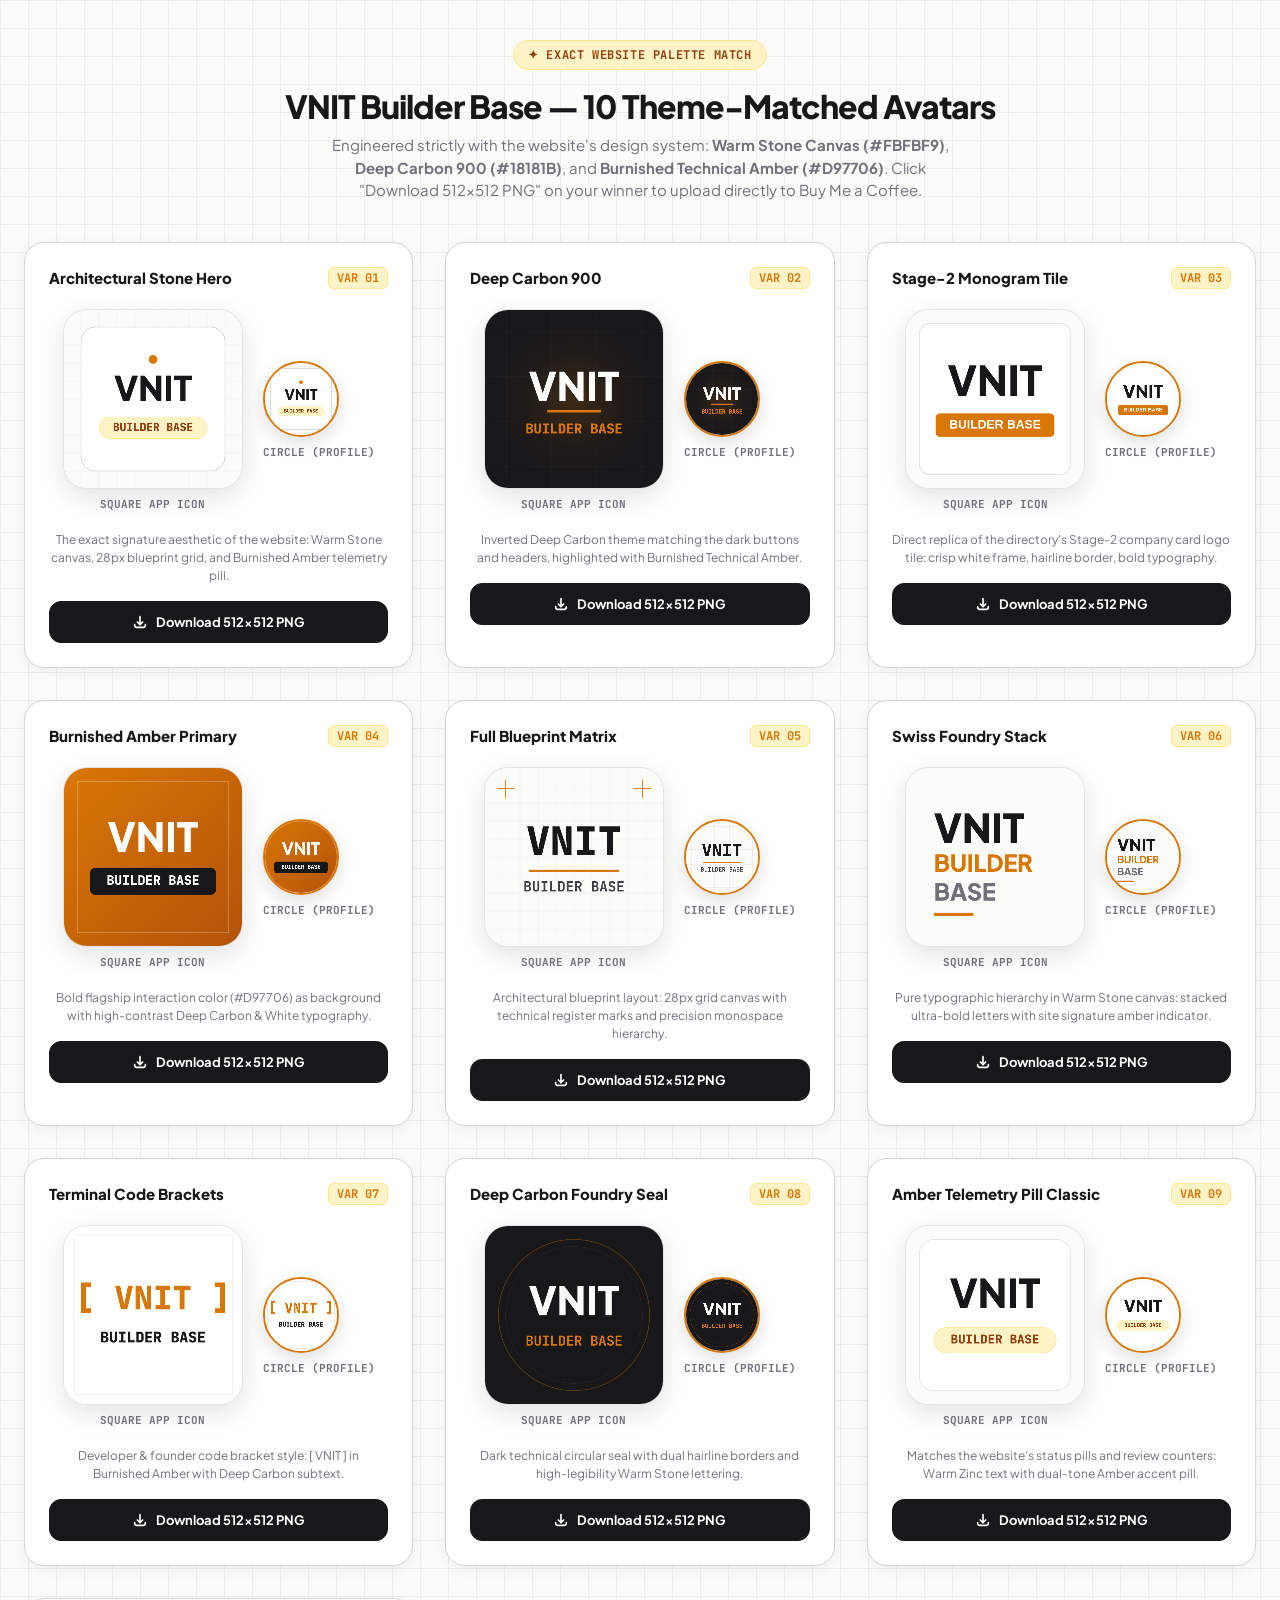
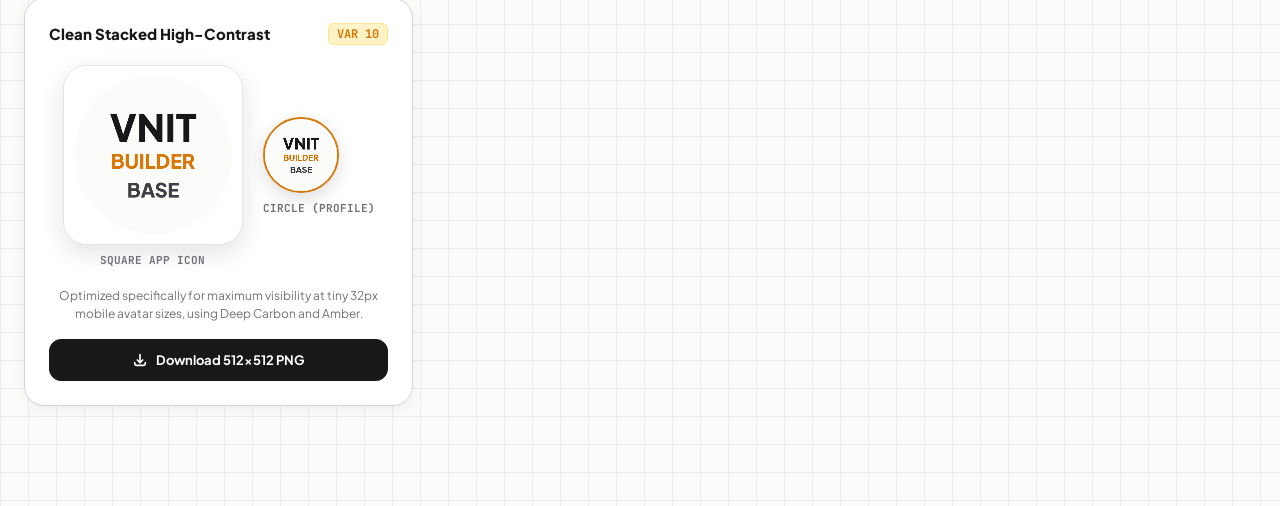
<file: builderbase_avatar_10_variations.html>
<!DOCTYPE html>
<html lang="en">
<head>
  <meta charset="UTF-8">
  <meta name="viewport" content="width=device-width, initial-scale=1.0">
  <title>VNIT BuilderBase — 10 Theme-Matched Avatar Variations</title>
  <link rel="preconnect" href="https://fonts.googleapis.com">
  <link rel="preconnect" href="https://fonts.gstatic.com" crossorigin>
  <link href="https://fonts.googleapis.com/css2?family=JetBrains+Mono:wght@500;600;700;800&family=Plus+Jakarta+Sans:wght@600;700;800;900&family=Space+Grotesk:wght@600;700&display=swap" rel="stylesheet">
  <style>
    :root {
      --surface-canvas: #FBFBF9;
      --surface-card: #FFFFFF;
      --surface-elevated: #F4F4F0;
      --grid-line: #E4E4E7;
      --ink-primary: #18181B;
      --ink-secondary: #3F3F46;
      --ink-muted: #71717A;
      --border-subtle: #E4E4E7;
      --border-card: #D4D4D8;
      --action-primary: #D97706;
      --action-hover: #B45309;
      --cobalt-tint-bg: #FEF3C7;
      --cobalt-tint-border: #FDE68A;
      --cobalt-tint-text: #92400E;
    }
    * {
      box-sizing: border-box;
      margin: 0;
      padding: 0;
    }
    body {
      background-color: var(--surface-canvas);
      background-image: 
        linear-gradient(to right, rgba(228, 228, 231, 0.6) 1px, transparent 1px),
        linear-gradient(to bottom, rgba(228, 228, 231, 0.6) 1px, transparent 1px);
      background-size: 28px 28px;
      color: var(--ink-primary);
      font-family: 'Plus Jakarta Sans', -apple-system, sans-serif;
      padding: 40px 24px 100px;
      min-height: 100vh;
    }
    .header {
      max-width: 900px;
      margin: 0 auto 40px;
      text-align: center;
    }
    .badge {
      display: inline-flex;
      align-items: center;
      gap: 6px;
      background: var(--cobalt-tint-bg);
      border: 1px solid var(--cobalt-tint-border);
      color: var(--cobalt-tint-text);
      padding: 6px 14px;
      border-radius: 999px;
      font-size: 12px;
      font-weight: 700;
      font-family: 'JetBrains Mono', monospace;
      letter-spacing: 0.05em;
      text-transform: uppercase;
      margin-bottom: 16px;
    }
    h1 {
      font-size: 32px;
      font-weight: 800;
      letter-spacing: -0.03em;
      color: var(--ink-primary);
      margin-bottom: 8px;
    }
    p.subtitle {
      color: var(--ink-muted);
      font-size: 15px;
      max-width: 640px;
      margin: 0 auto;
      line-height: 1.5;
    }
    .grid {
      display: grid;
      grid-template-columns: repeat(auto-fill, minmax(360px, 1fr));
      gap: 32px;
      max-width: 1280px;
      margin: 0 auto;
    }
    .card {
      background: var(--surface-card);
      border: 1px solid var(--border-card);
      border-radius: 20px;
      padding: 24px;
      display: flex;
      flex-direction: column;
      align-items: center;
      transition: all 0.25s ease;
      box-shadow: 0 4px 14px rgba(24, 24, 27, 0.05);
    }
    .card:hover {
      border-color: var(--action-primary);
      transform: translateY(-4px);
      box-shadow: 0 16px 36px rgba(24, 24, 27, 0.08), 0 0 20px rgba(217, 119, 6, 0.12);
    }
    .card-top {
      width: 100%;
      display: flex;
      justify-content: space-between;
      align-items: center;
      margin-bottom: 20px;
    }
    .card-num {
      font-family: 'JetBrains Mono', monospace;
      font-size: 12px;
      color: var(--action-primary);
      background: var(--cobalt-tint-bg);
      border: 1px solid var(--cobalt-tint-border);
      padding: 2px 8px;
      border-radius: 6px;
      font-weight: 700;
    }
    .card-title {
      font-size: 15px;
      font-weight: 800;
      color: var(--ink-primary);
    }
    .preview-stage {
      display: flex;
      align-items: center;
      justify-content: center;
      gap: 20px;
      margin-bottom: 20px;
      width: 100%;
    }
    
    /* Canvases */
    .avatar-wrapper {
      position: relative;
    }
    .avatar-square {
      width: 180px;
      height: 180px;
      border-radius: 24px;
      box-shadow: 0 8px 24px rgba(24, 24, 27, 0.12);
      border: 1px solid var(--border-subtle);
      overflow: hidden;
      display: flex;
      align-items: center;
      justify-content: center;
      background: #FFFFFF;
    }
    .avatar-circle-preview {
      width: 76px;
      height: 76px;
      border-radius: 50%;
      border: 2.5px solid var(--action-primary);
      box-shadow: 0 6px 18px rgba(24, 24, 27, 0.14);
      overflow: hidden;
      display: flex;
      align-items: center;
      justify-content: center;
      position: relative;
      background: #FFFFFF;
    }
    .preview-tag {
      font-size: 11px;
      font-weight: 700;
      color: var(--ink-muted);
      text-transform: uppercase;
      text-align: center;
      margin-top: 8px;
      font-family: 'JetBrains Mono', monospace;
    }

    .btn-download {
      width: 100%;
      padding: 12px 18px;
      background: var(--ink-primary);
      border: 1px solid var(--ink-primary);
      color: #FFFFFF;
      border-radius: 12px;
      font-size: 13px;
      font-weight: 700;
      cursor: pointer;
      display: flex;
      align-items: center;
      justify-content: center;
      gap: 8px;
      transition: all 0.2s ease;
      font-family: 'Plus Jakarta Sans', sans-serif;
    }
    .btn-download:hover {
      background: var(--action-primary);
      border-color: var(--action-primary);
      color: #FFFFFF;
      box-shadow: 0 6px 18px rgba(217, 119, 6, 0.3);
    }

    .card-desc {
      font-size: 12px;
      color: var(--ink-muted);
      text-align: center;
      margin-bottom: 16px;
      line-height: 1.5;
      min-height: 36px;
    }
  </style>
</head>
<body>

  <div class="header">
    <div class="badge">✦ Exact Website Palette Match</div>
    <h1>VNIT Builder Base — 10 Theme-Matched Avatars</h1>
    <p class="subtitle">Engineered strictly with the website's design system: <strong>Warm Stone Canvas (#FBFBF9)</strong>, <strong>Deep Carbon 900 (#18181B)</strong>, and <strong>Burnished Technical Amber (#D97706)</strong>. Click "Download 512×512 PNG" on your winner to upload directly to Buy Me a Coffee.</p>
  </div>

  <div class="grid" id="avatarGrid"></div>

  <script>
    // EXACT WEBSITE DESIGN SYSTEM TOKENS
    const C_CANVAS = "#FBFBF9";
    const C_CARD = "#FFFFFF";
    const C_GRID = "#E4E4E7";
    const C_CARBON = "#18181B";
    const C_ZINC_DARK = "#3F3F46";
    const C_ZINC_MUTED = "#71717A";
    const C_AMBER = "#D97706";
    const C_AMBER_HOVER = "#B45309";
    const C_TINT_BG = "#FEF3C7";
    const C_TINT_BORDER = "#FDE68A";
    const C_TINT_TEXT = "#92400E";

    const variations = [
      {
        id: 1,
        title: "Architectural Stone Hero",
        desc: "The exact signature aesthetic of the website: Warm Stone canvas, 28px blueprint grid, and Burnished Amber telemetry pill.",
        render: (ctx, size) => {
          // Warm Stone Canvas
          ctx.fillStyle = C_CANVAS;
          ctx.fillRect(0, 0, size, size);

          // Blueprint 28px Grid scaled to 512
          ctx.strokeStyle = "rgba(228, 228, 231, 0.9)";
          ctx.lineWidth = 1.5;
          const step = size / 10;
          for (let x = 0; x <= size; x += step) {
            ctx.beginPath(); ctx.moveTo(x, 0); ctx.lineTo(x, size); ctx.stroke();
            ctx.beginPath(); ctx.moveTo(0, x); ctx.lineTo(size, x); ctx.stroke();
          }

          // Center Card Tile
          const pad = size * 0.10;
          const cardW = size - (pad * 2);
          ctx.fillStyle = C_CARD;
          ctx.strokeStyle = "#D4D4D8";
          ctx.lineWidth = 2;
          ctx.beginPath();
          ctx.roundRect(pad, pad, cardW, cardW, size * 0.08);
          ctx.fill();
          ctx.stroke();

          // Pulse Dot
          ctx.fillStyle = C_AMBER;
          ctx.beginPath();
          ctx.arc(size/2, size * 0.28, size * 0.024, 0, Math.PI * 2);
          ctx.fill();

          // VNIT
          ctx.fillStyle = C_CARBON;
          ctx.font = `900 ${size * 0.19}px 'Plus Jakarta Sans', sans-serif`;
          ctx.textAlign = "center";
          ctx.textBaseline = "middle";
          ctx.fillText("VNIT", size/2, size * 0.45);

          // Telemetry Pill: BUILDER BASE
          const pw = size * 0.60;
          const ph = size * 0.12;
          const px = (size - pw)/2;
          const py = size * 0.60;
          ctx.fillStyle = C_TINT_BG;
          ctx.strokeStyle = C_TINT_BORDER;
          ctx.lineWidth = 1.5;
          ctx.beginPath();
          ctx.roundRect(px, py, pw, ph, 999);
          ctx.fill();
          ctx.stroke();

          ctx.fillStyle = C_TINT_TEXT;
          ctx.font = `800 ${size * 0.062}px 'JetBrains Mono', monospace`;
          ctx.fillText("BUILDER BASE", size/2, py + ph/2);
        }
      },
      {
        id: 2,
        title: "Deep Carbon 900",
        desc: "Inverted Deep Carbon theme matching the dark buttons and headers, highlighted with Burnished Technical Amber.",
        render: (ctx, size) => {
          // Deep Carbon 900 Canvas
          ctx.fillStyle = C_CARBON;
          ctx.fillRect(0, 0, size, size);

          // Subtle Dark Grid
          ctx.strokeStyle = "rgba(255, 255, 255, 0.05)";
          ctx.lineWidth = 1;
          const step = size / 8;
          for (let x = 0; x <= size; x += step) {
            ctx.beginPath(); ctx.moveTo(x, 0); ctx.lineTo(x, size); ctx.stroke();
            ctx.beginPath(); ctx.moveTo(0, x); ctx.lineTo(size, x); ctx.stroke();
          }

          // Amber Radial Accent
          const g = ctx.createRadialGradient(size/2, size/2, 20, size/2, size/2, size * 0.55);
          g.addColorStop(0, "rgba(217, 119, 6, 0.18)");
          g.addColorStop(1, "transparent");
          ctx.fillStyle = g;
          ctx.fillRect(0, 0, size, size);

          // VNIT
          ctx.fillStyle = C_CANVAS;
          ctx.font = `900 ${size * 0.22}px 'Plus Jakarta Sans', sans-serif`;
          ctx.textAlign = "center";
          ctx.textBaseline = "middle";
          ctx.fillText("VNIT", size/2, size * 0.44);

          // Accent Underline
          ctx.fillStyle = C_AMBER;
          ctx.fillRect(size * 0.35, size * 0.56, size * 0.30, size * 0.015);

          // BUILDER BASE
          ctx.fillStyle = C_AMBER;
          ctx.font = `800 ${size * 0.076}px 'JetBrains Mono', monospace`;
          ctx.fillText("BUILDER BASE", size/2, size * 0.67);
        }
      },
      {
        id: 3,
        title: "Stage-2 Monogram Tile",
        desc: "Direct replica of the directory's Stage-2 company card logo tile: crisp white frame, hairline border, bold typography.",
        render: (ctx, size) => {
          ctx.fillStyle = C_CANVAS;
          ctx.fillRect(0, 0, size, size);

          // Inner Border Tile
          const pad = size * 0.08;
          const w = size - (pad * 2);
          ctx.fillStyle = C_CARD;
          ctx.strokeStyle = C_GRID;
          ctx.lineWidth = 3;
          ctx.beginPath();
          ctx.roundRect(pad, pad, w, w, size * 0.06);
          ctx.fill();
          ctx.stroke();

          ctx.textAlign = "center";
          ctx.textBaseline = "middle";

          // VNIT
          ctx.fillStyle = C_CARBON;
          ctx.font = `900 ${size * 0.23}px 'Plus Jakarta Sans', sans-serif`;
          ctx.fillText("VNIT", size/2, size * 0.41);

          // Amber Badge Box
          const bw = size * 0.66;
          const bh = size * 0.13;
          const bx = (size - bw)/2;
          const by = size * 0.58;
          ctx.fillStyle = C_AMBER;
          ctx.beginPath();
          ctx.roundRect(bx, by, bw, bh, size * 0.025);
          ctx.fill();

          ctx.fillStyle = "#FFFFFF";
          ctx.font = `800 ${size * 0.068}px 'Space Grotesk', sans-serif`;
          ctx.fillText("BUILDER BASE", size/2, by + bh/2);
        }
      },
      {
        id: 4,
        title: "Burnished Amber Primary",
        desc: "Bold flagship interaction color (#D97706) as background with high-contrast Deep Carbon & White typography.",
        render: (ctx, size) => {
          // Amber Primary Canvas with subtle gradient
          const grad = ctx.createLinearGradient(0, 0, size, size);
          grad.addColorStop(0, C_AMBER);
          grad.addColorStop(1, C_AMBER_HOVER);
          ctx.fillStyle = grad;
          ctx.fillRect(0, 0, size, size);

          // Subtle internal border
          ctx.strokeStyle = "rgba(255, 255, 255, 0.25)";
          ctx.lineWidth = 2;
          ctx.strokeRect(size * 0.08, size * 0.08, size * 0.84, size * 0.84);

          ctx.textAlign = "center";
          ctx.textBaseline = "middle";

          // VNIT in White
          ctx.fillStyle = "#FFFFFF";
          ctx.font = `900 ${size * 0.22}px 'Plus Jakarta Sans', sans-serif`;
          ctx.fillText("VNIT", size/2, size * 0.40);

          // Dark Carbon Badge
          const bw = size * 0.70;
          const bh = size * 0.15;
          const bx = (size - bw)/2;
          const by = size * 0.56;
          ctx.fillStyle = C_CARBON;
          ctx.beginPath();
          ctx.roundRect(bx, by, bw, bh, size * 0.03);
          ctx.fill();

          ctx.fillStyle = C_CANVAS;
          ctx.font = `800 ${size * 0.072}px 'JetBrains Mono', monospace`;
          ctx.fillText("BUILDER BASE", size/2, by + bh/2);
        }
      },
      {
        id: 5,
        title: "Full Blueprint Matrix",
        desc: "Architectural blueprint layout: 28px grid canvas with technical register marks and precision monospace hierarchy.",
        render: (ctx, size) => {
          ctx.fillStyle = C_CANVAS;
          ctx.fillRect(0, 0, size, size);

          // Blueprint Grid
          ctx.strokeStyle = C_GRID;
          ctx.lineWidth = 1.5;
          const step = size / 10;
          for (let x = 0; x <= size; x += step) {
            ctx.beginPath(); ctx.moveTo(x, 0); ctx.lineTo(x, size); ctx.stroke();
            ctx.beginPath(); ctx.moveTo(0, x); ctx.lineTo(size, x); ctx.stroke();
          }

          // Corner registration crosshairs
          ctx.strokeStyle = C_AMBER;
          ctx.lineWidth = 2.5;
          const p = size * 0.12, l = size * 0.05;
          // TL
          ctx.beginPath(); ctx.moveTo(p-l, p); ctx.lineTo(p+l, p); ctx.stroke();
          ctx.beginPath(); ctx.moveTo(p, p-l); ctx.lineTo(p, p+l); ctx.stroke();
          // TR
          ctx.beginPath(); ctx.moveTo(size-p-l, p); ctx.lineTo(size-p+l, p); ctx.stroke();
          ctx.beginPath(); ctx.moveTo(size-p, p-l); ctx.lineTo(size-p, p+l); ctx.stroke();

          ctx.textAlign = "center";
          ctx.textBaseline = "middle";

          // VNIT
          ctx.fillStyle = C_CARBON;
          ctx.font = `900 ${size * 0.22}px 'JetBrains Mono', monospace`;
          ctx.fillText("VNIT", size/2, size * 0.43);

          // Divider rule
          ctx.fillStyle = C_AMBER;
          ctx.fillRect(size * 0.25, size * 0.57, size * 0.5, size * 0.012);

          // BUILDER BASE
          ctx.fillStyle = C_ZINC_DARK;
          ctx.font = `700 ${size * 0.078}px 'JetBrains Mono', monospace`;
          ctx.fillText("BUILDER BASE", size/2, size * 0.67);
        }
      },
      {
        id: 6,
        title: "Swiss Foundry Stack",
        desc: "Pure typographic hierarchy in Warm Stone canvas: stacked ultra-bold letters with site signature amber indicator.",
        render: (ctx, size) => {
          ctx.fillStyle = C_CANVAS;
          ctx.fillRect(0, 0, size, size);

          ctx.textAlign = "left";
          ctx.textBaseline = "middle";
          const leftX = size * 0.16;

          // VNIT
          ctx.fillStyle = C_CARBON;
          ctx.font = `900 ${size * 0.22}px 'Plus Jakarta Sans', sans-serif`;
          ctx.fillText("VNIT", leftX, size * 0.35);

          // BUILDER
          ctx.fillStyle = C_AMBER;
          ctx.font = `800 ${size * 0.13}px 'Plus Jakarta Sans', sans-serif`;
          ctx.fillText("BUILDER", leftX, size * 0.54);

          // BASE
          ctx.fillStyle = C_ZINC_MUTED;
          ctx.font = `800 ${size * 0.13}px 'Plus Jakarta Sans', sans-serif`;
          ctx.fillText("BASE", leftX, size * 0.70);

          // Amber Base bar
          ctx.fillStyle = C_AMBER;
          ctx.fillRect(leftX, size * 0.81, size * 0.22, size * 0.018);
        }
      },
      {
        id: 7,
        title: "Terminal Code Brackets",
        desc: "Developer & founder code bracket style: [ VNIT ] in Burnished Amber with Deep Carbon subtext.",
        render: (ctx, size) => {
          ctx.fillStyle = C_CARD;
          ctx.fillRect(0, 0, size, size);

          // Subtle hairline frame
          ctx.strokeStyle = C_GRID;
          ctx.lineWidth = 2;
          ctx.strokeRect(size * 0.06, size * 0.06, size * 0.88, size * 0.88);

          ctx.textAlign = "center";
          ctx.textBaseline = "middle";

          // [ VNIT ]
          ctx.fillStyle = C_AMBER;
          ctx.font = `800 ${size * 0.18}px 'JetBrains Mono', monospace`;
          ctx.fillText("[ VNIT ]", size/2, size * 0.42);

          // BUILDER BASE in Carbon
          ctx.fillStyle = C_CARBON;
          ctx.font = `800 ${size * 0.082}px 'JetBrains Mono', monospace`;
          ctx.fillText("BUILDER BASE", size/2, size * 0.63);
        }
      },
      {
        id: 8,
        title: "Deep Carbon Foundry Seal",
        desc: "Dark technical circular seal with dual hairline borders and high-legibility Warm Stone lettering.",
        render: (ctx, size) => {
          ctx.fillStyle = C_CARBON;
          ctx.fillRect(0, 0, size, size);

          // Concentric circles
          ctx.strokeStyle = "rgba(217, 119, 6, 0.4)";
          ctx.lineWidth = 2;
          ctx.beginPath(); ctx.arc(size/2, size/2, size * 0.42, 0, Math.PI * 2); ctx.stroke();

          ctx.strokeStyle = "rgba(255, 255, 255, 0.1)";
          ctx.lineWidth = 1;
          ctx.beginPath(); ctx.arc(size/2, size/2, size * 0.38, 0, Math.PI * 2); ctx.stroke();

          ctx.textAlign = "center";
          ctx.textBaseline = "middle";

          // VNIT
          ctx.fillStyle = C_CANVAS;
          ctx.font = `900 ${size * 0.22}px 'Plus Jakarta Sans', sans-serif`;
          ctx.fillText("VNIT", size/2, size * 0.43);

          // BUILDER BASE
          ctx.fillStyle = C_AMBER;
          ctx.font = `700 ${size * 0.076}px 'JetBrains Mono', monospace`;
          ctx.fillText("BUILDER BASE", size/2, size * 0.65);
        }
      },
      {
        id: 9,
        title: "Amber Telemetry Pill Classic",
        desc: "Matches the website's status pills and review counters: Warm Zinc text with dual-tone Amber accent pill.",
        render: (ctx, size) => {
          ctx.fillStyle = C_CANVAS;
          ctx.fillRect(0, 0, size, size);

          // Card
          ctx.fillStyle = C_CARD;
          ctx.strokeStyle = C_GRID;
          ctx.lineWidth = 2;
          ctx.beginPath();
          ctx.roundRect(size * 0.08, size * 0.08, size * 0.84, size * 0.84, size * 0.08);
          ctx.fill();
          ctx.stroke();

          ctx.textAlign = "center";
          ctx.textBaseline = "middle";

          // VNIT
          ctx.fillStyle = C_CARBON;
          ctx.font = `900 ${size * 0.22}px 'Plus Jakarta Sans', sans-serif`;
          ctx.fillText("VNIT", size/2, size * 0.39);

          // BUILDER BASE Pill
          const pw = size * 0.68;
          const ph = size * 0.14;
          const px = (size - pw)/2;
          const py = size * 0.57;
          ctx.fillStyle = C_TINT_BG;
          ctx.strokeStyle = C_TINT_BORDER;
          ctx.lineWidth = 1.5;
          ctx.beginPath();
          ctx.roundRect(px, py, pw, ph, 999);
          ctx.fill();
          ctx.stroke();

          ctx.fillStyle = C_TINT_TEXT;
          ctx.font = `800 ${size * 0.068}px 'JetBrains Mono', monospace`;
          ctx.fillText("BUILDER BASE", size/2, py + ph/2);
        }
      },
      {
        id: 10,
        title: "Clean Stacked High-Contrast",
        desc: "Optimized specifically for maximum visibility at tiny 32px mobile avatar sizes, using Deep Carbon and Amber.",
        render: (ctx, size) => {
          ctx.fillStyle = C_CARD;
          ctx.fillRect(0, 0, size, size);

          // Subtle Warm Stone Circular Halo
          ctx.fillStyle = C_CANVAS;
          ctx.beginPath();
          ctx.arc(size/2, size/2, size * 0.44, 0, Math.PI * 2);
          ctx.fill();

          ctx.textAlign = "center";
          ctx.textBaseline = "middle";

          // VNIT
          ctx.fillStyle = C_CARBON;
          ctx.font = `900 ${size * 0.21}px 'Plus Jakarta Sans', sans-serif`;
          ctx.fillText("VNIT", size/2, size * 0.36);

          // BUILDER
          ctx.fillStyle = C_AMBER;
          ctx.font = `800 ${size * 0.11}px 'Plus Jakarta Sans', sans-serif`;
          ctx.fillText("BUILDER", size/2, size * 0.54);

          // BASE
          ctx.fillStyle = C_ZINC_DARK;
          ctx.font = `800 ${size * 0.11}px 'Plus Jakarta Sans', sans-serif`;
          ctx.fillText("BASE", size/2, size * 0.70);
        }
      }
    ];

    const grid = document.getElementById('avatarGrid');

    variations.forEach(v => {
      const card = document.createElement('div');
      card.className = 'card';

      card.innerHTML = `
        <div class="card-top">
          <span class="card-title">${v.title}</span>
          <span class="card-num">VAR ${v.id < 10 ? '0' + v.id : v.id}</span>
        </div>
        <div class="preview-stage">
          <div class="avatar-wrapper">
            <div class="avatar-square">
              <canvas id="canvas-sq-${v.id}" width="512" height="512" style="width: 180px; height: 180px;"></canvas>
            </div>
            <div class="preview-tag">Square App Icon</div>
          </div>
          <div class="avatar-wrapper">
            <div class="avatar-circle-preview">
              <canvas id="canvas-cir-${v.id}" width="512" height="512" style="width: 76px; height: 76px;"></canvas>
            </div>
            <div class="preview-tag">Circle (Profile)</div>
          </div>
        </div>
        <p class="card-desc">${v.desc}</p>
        <button class="btn-download" onclick="downloadAvatar(${v.id}, '${v.title}')">
          <svg width="16" height="16" fill="none" stroke="currentColor" viewBox="0 0 24 24"><path stroke-linecap="round" stroke-linejoin="round" stroke-width="2.5" d="M4 16v1a3 3 0 003 3h10a3 3 0 003-3v-1m-4-4l-4 4m0 0l-4-4m4 4V4"></path></svg>
          Download 512×512 PNG
        </button>
      `;

      grid.appendChild(card);

      // Render
      setTimeout(() => {
        const sqCanvas = document.getElementById(`canvas-sq-${v.id}`);
        const cirCanvas = document.getElementById(`canvas-cir-${v.id}`);
        if (sqCanvas) {
          const ctxSq = sqCanvas.getContext('2d');
          v.render(ctxSq, 512);
        }
        if (cirCanvas) {
          const ctxCir = cirCanvas.getContext('2d');
          v.render(ctxCir, 512);
        }
      }, 50);
    });

    function downloadAvatar(id, title) {
      const canvas = document.getElementById(`canvas-sq-${id}`);
      if (!canvas) return;
      const link = document.createElement('a');
      link.download = `vnit_builderbase_avatar_var_${id}.png`;
      link.href = canvas.toDataURL('image/png');
      link.click();
    }
  </script>
</body>
</html>
</file>
